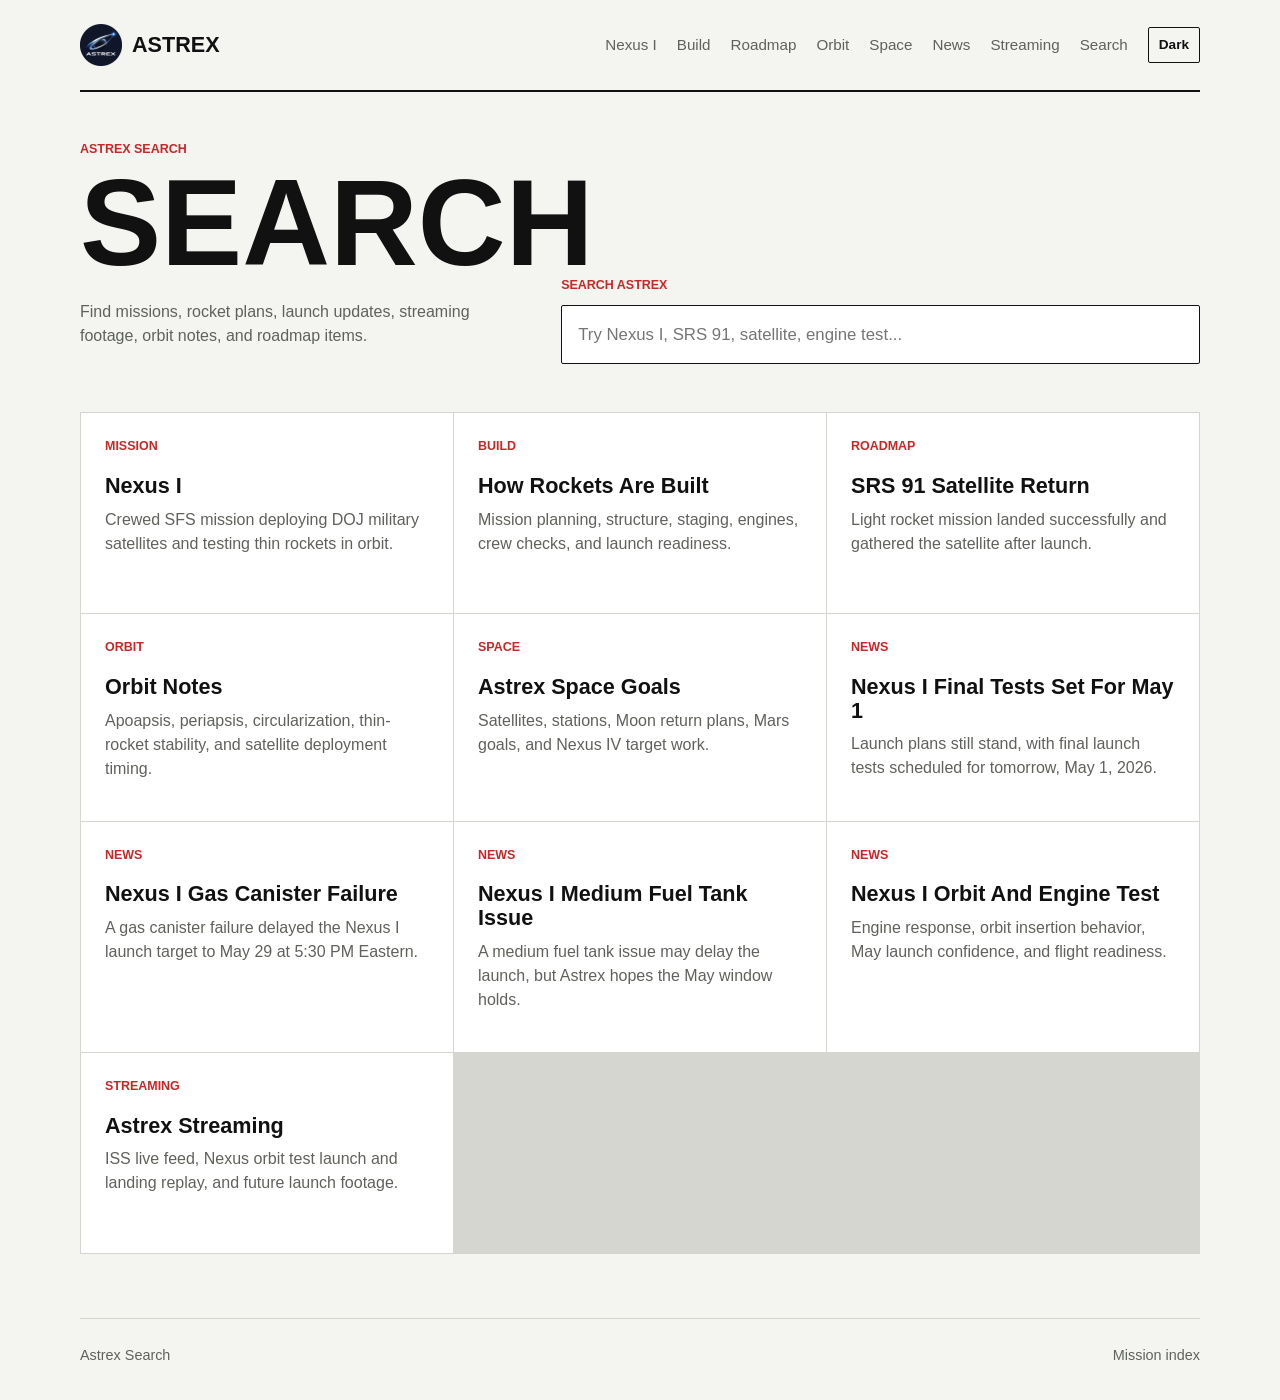
<file: pages/search.html>
<!DOCTYPE html>
<html lang="en">
<head>
    <meta charset="UTF-8">
    <meta name="viewport" content="width=device-width, initial-scale=1.0">
    <title>Astrex | Search</title>
    <link rel="stylesheet" href="../styles.css">
</head>
<body>
    <header class="site-header">
        <a class="brand" href="../index.html">
            <img class="brand-logo" src="../assets/images/astrex-logo-clear.png" alt="Astrex logo">
            <span>Astrex</span>
        </a>
        <nav class="nav-links" aria-label="Main navigation">
            <a href="../index.html">Nexus I</a>
            <a href="build.html">Build</a>
            <a href="roadmap.html">Roadmap</a>
            <a href="orbit.html">Orbit</a>
            <a href="space.html">Space</a>
            <a href="news.html">News</a>
            <a href="streaming.html">Streaming</a>
            <a href="search.html">Search</a>
            <button class="theme-toggle" type="button" aria-label="Toggle dark mode">Dark</button>
        </nav>
    </header>

    <main>
        <section class="search-hero">
            <div>
                <p class="kicker">Astrex Search</p>
                <h1>Search</h1>
                <p>
                    Find missions, rocket plans, launch updates, streaming footage, orbit notes, and roadmap items.
                </p>
            </div>
            <form class="search-form" role="search">
                <label for="site-search">Search Astrex</label>
                <input id="site-search" type="search" placeholder="Try Nexus I, SRS 91, satellite, engine test..." autocomplete="off">
            </form>
        </section>

        <section class="search-results" id="search-results" aria-live="polite"></section>
    </main>

    <footer class="site-footer">
        <span>Astrex Search</span>
        <span>Mission index</span>
    </footer>
    <script src="../script.js"></script>
</body>
</html>
</file>
<file: styles.css>
:root {
    --page: #f4f4f1;
    --ink: #111;
    --muted: #5f625c;
    --line: #d6d6d0;
    --panel: #fff;
    --accent: #c62828;
    --max-width: 1120px;
}

body.dark-mode {
    --page: #0c0d0f;
    --ink: #f4f4f1;
    --muted: #b7b9b4;
    --line: #34383d;
    --panel: #171a1f;
    --accent: #ff4d4d;
}

* {
    box-sizing: border-box;
}

html {
    scroll-behavior: smooth;
}

body {
    margin: 0;
    min-height: 100vh;
    background: var(--page);
    color: var(--ink);
    font-family: Arial, Helvetica, sans-serif;
    line-height: 1.5;
}

a {
    color: inherit;
    text-decoration: none;
}

img {
    display: block;
    width: 100%;
}

.site-header {
    display: flex;
    align-items: center;
    justify-content: space-between;
    gap: 24px;
    width: min(100% - 32px, var(--max-width));
    margin: 0 auto;
    padding: 24px 0;
    border-bottom: 1px solid var(--ink);
}

.brand {
    display: flex;
    align-items: center;
    gap: 10px;
    font-size: 1.35rem;
    font-weight: 800;
    text-transform: uppercase;
}

.brand-logo {
    width: 42px;
    height: 42px;
    object-fit: contain;
}

.nav-links {
    display: flex;
    align-items: center;
    gap: 20px;
    color: var(--muted);
    font-size: 0.95rem;
}

.theme-toggle {
    padding: 7px 10px;
    border: 1px solid var(--ink);
    border-radius: 2px;
    background: transparent;
    color: var(--ink);
    cursor: pointer;
    font: inherit;
    font-size: 0.85rem;
    font-weight: 800;
}

.theme-toggle:hover {
    background: var(--ink);
    color: var(--page);
}

.nav-links a:hover,
.text-link:hover {
    color: var(--accent);
}

main {
    width: min(100% - 32px, var(--max-width));
    margin: 0 auto;
}

.countdown-band {
    display: grid;
    grid-template-columns: minmax(0, 0.6fr) minmax(0, 1fr);
    gap: 24px;
    align-items: center;
    padding: 22px 0;
    border-bottom: 1px solid var(--ink);
}

.countdown-band strong {
    display: block;
    font-size: clamp(1.3rem, 3vw, 2.2rem);
    line-height: 1;
    text-transform: uppercase;
}

.countdown-clock {
    display: grid;
    grid-template-columns: repeat(4, minmax(0, 1fr));
    gap: 1px;
    background: var(--line);
    border: 1px solid var(--line);
}

.countdown-clock span {
    min-height: 82px;
    padding: 14px;
    background: var(--panel);
    color: var(--muted);
    font-size: 0.78rem;
    font-weight: 800;
    text-transform: uppercase;
}

.countdown-clock b {
    display: block;
    color: var(--ink);
    font-size: clamp(1.6rem, 4vw, 3rem);
    line-height: 1;
}

.countdown-clock.launched {
    grid-template-columns: 1fr;
}

.hero {
    display: grid;
    grid-template-columns: minmax(260px, 0.58fr) minmax(0, 1fr);
    gap: 36px;
    align-items: end;
    min-height: 560px;
    padding: 46px 0;
    border-bottom: 1px solid var(--line);
}

.hero-copy {
    padding-bottom: 22px;
}

.kicker,
.label {
    display: block;
    margin: 0 0 10px;
    color: var(--accent);
    font-size: 0.78rem;
    font-weight: 800;
    text-transform: uppercase;
}

h1,
h2,
h3,
p {
    margin-top: 0;
}

h1 {
    margin-bottom: 22px;
    max-width: 5.6ch;
    font-size: clamp(4.4rem, 9.5vw, 7.7rem);
    line-height: 0.9;
    letter-spacing: 0;
    text-transform: uppercase;
}

h2 {
    margin-bottom: 12px;
    font-size: clamp(1.8rem, 4vw, 3.8rem);
    line-height: 1;
    letter-spacing: 0;
}

h3 {
    margin-bottom: 10px;
    font-size: 1.4rem;
}

h3,
p {
    margin-top: 0;
}

p {
    color: var(--muted);
    font-size: 1rem;
}

.hero-copy p {
    max-width: 460px;
    font-size: 1.12rem;
}

.text-link {
    display: inline-block;
    margin-top: 12px;
    border-bottom: 2px solid currentColor;
    font-weight: 800;
}

figure {
    margin: 0;
}

figcaption {
    margin-top: 8px;
    color: var(--muted);
    font-size: 0.78rem;
}

.hero-media img {
    height: min(58vh, 540px);
    min-height: 340px;
    object-fit: cover;
}

.mission-grid {
    display: grid;
    grid-template-columns: repeat(4, minmax(0, 1fr));
    gap: 1px;
    margin: 42px 0;
    background: var(--line);
    border: 1px solid var(--line);
}

.roadmap-status {
    padding: 18px;
    background: var(--panel);
    border: 1px solid var(--line);
}

.roadmap-status span {
    display: block;
    margin-bottom: 10px;
    color: var(--accent);
    font-size: 0.78rem;
    font-weight: 800;
    text-transform: uppercase;
}

.roadmap-status strong {
    display: block;
    margin-bottom: 8px;
    font-size: clamp(1.4rem, 3vw, 2.4rem);
    line-height: 1;
}

.roadmap-status p {
    margin: 0;
}

.mission-grid article {
    min-height: 270px;
    padding: 28px;
    background: var(--panel);
}

.mission-grid h2 {
    font-size: 1.45rem;
}

.breaking-card .text-link {
    margin-top: 4px;
}

.spec-panel,
.feature-row,
.page-links,
.info-hero,
.info-section,
.video-panel,
.mission-video,
.build-article,
.search-hero,
.news-article {
    border-top: 1px solid var(--ink);
}

.spec-panel {
    display: grid;
    grid-template-columns: minmax(0, 0.7fr) minmax(0, 1fr);
    gap: 32px;
    padding: 42px 0;
}

.spec-list,
.plan-list {
    display: grid;
    gap: 0;
    margin: 0;
}

.spec-list div {
    display: grid;
    grid-template-columns: 150px minmax(0, 1fr);
    gap: 20px;
    padding: 16px 0;
    border-bottom: 1px solid var(--line);
}

dt {
    color: var(--muted);
    font-size: 0.86rem;
    text-transform: uppercase;
}

dd {
    margin: 0;
    font-weight: 800;
}

.plan-list {
    border-top: 1px solid var(--line);
}

.plan-list article {
    display: grid;
    grid-template-columns: 130px minmax(0, 1fr);
    gap: 20px;
    padding: 18px 0;
    border-bottom: 1px solid var(--line);
}

.plan-list span {
    color: var(--accent);
    font-size: 0.84rem;
    font-weight: 800;
    text-transform: uppercase;
}

.plan-list p {
    margin: 0;
    color: var(--ink);
    font-weight: 700;
}

.feature-row {
    display: grid;
    grid-template-columns: minmax(0, 1fr) minmax(0, 0.8fr);
    gap: 34px;
    align-items: center;
    padding: 46px 0;
}

.feature-row img {
    max-height: 520px;
    object-fit: cover;
}

.button {
    display: inline-block;
    margin-top: 12px;
    padding: 12px 18px;
    border: 1px solid var(--ink);
    border-radius: 2px;
    background: var(--ink);
    color: var(--page);
    font-weight: 800;
}

.button:hover {
    background: var(--accent);
    border-color: var(--accent);
    color: #fff;
}

.page-links {
    display: grid;
    grid-template-columns: repeat(4, minmax(0, 1fr));
    gap: 1px;
    margin-bottom: 60px;
    background: var(--line);
    border-bottom: 1px solid var(--line);
}

.page-links a {
    min-height: 180px;
    padding: 26px;
    background: var(--panel);
}

.page-links span {
    display: block;
    color: var(--accent);
    font-size: 0.8rem;
    font-weight: 800;
    text-transform: uppercase;
}

.page-links strong {
    display: block;
    max-width: 420px;
    margin-top: 24px;
    font-size: 1.45rem;
    line-height: 1.1;
}

.site-footer {
    display: flex;
    justify-content: space-between;
    gap: 20px;
    width: min(100% - 32px, var(--max-width));
    margin: 0 auto;
    padding: 26px 0 34px;
    border-top: 1px solid var(--line);
    color: var(--muted);
    font-size: 0.9rem;
}

.info-hero {
    display: grid;
    grid-template-columns: minmax(0, 0.85fr) minmax(0, 1fr);
    gap: 42px;
    align-items: end;
    padding: 48px 0;
}

.info-hero h1 {
    font-size: clamp(4.5rem, 13vw, 9rem);
}

.info-hero img {
    height: min(58vh, 560px);
    min-height: 340px;
    object-fit: cover;
}

.info-section {
    display: grid;
    grid-template-columns: minmax(0, 0.75fr) minmax(0, 1fr);
    gap: 34px;
    padding: 40px 0;
}

.video-panel {
    display: grid;
    grid-template-columns: minmax(0, 0.72fr) minmax(0, 1.1fr);
    gap: 34px;
    align-items: center;
    padding: 40px 0;
}

.video-frame {
    position: relative;
    overflow: hidden;
    aspect-ratio: 16 / 9;
    background: #000;
}

.video-frame iframe {
    position: absolute;
    inset: 0;
    width: 100%;
    height: 100%;
    border: 0;
}

.streaming-hero {
    display: grid;
    grid-template-columns: minmax(0, 0.62fr) minmax(0, 1fr);
    gap: 34px;
    align-items: center;
    padding: 48px 0;
    border-top: 1px solid var(--ink);
}

.streaming-hero h1 {
    max-width: 7.4ch;
    font-size: clamp(3.1rem, 8vw, 6.4rem);
}

.stream-card {
    padding: 18px;
    background: var(--panel);
    border: 1px solid var(--line);
}

.stream-actions {
    display: flex;
    flex-wrap: wrap;
    gap: 12px;
    margin-top: 16px;
}

.stream-library {
    display: grid;
    grid-template-columns: repeat(4, minmax(0, 1fr));
    gap: 1px;
    margin-bottom: 64px;
    background: var(--line);
    border: 1px solid var(--line);
}

.stream-slot {
    min-height: 220px;
    padding: 24px;
    background: var(--panel);
}

.stream-slot span {
    display: block;
    margin-bottom: 28px;
    color: var(--accent);
    font-size: 0.8rem;
    font-weight: 800;
    text-transform: uppercase;
}

.stream-slot strong {
    display: block;
    margin-bottom: 10px;
    font-size: 1.35rem;
    line-height: 1.1;
}

.stream-slot p {
    margin-bottom: 0;
}

.mission-video {
    display: grid;
    grid-template-columns: minmax(0, 0.55fr) minmax(0, 1fr);
    gap: 34px;
    align-items: center;
    padding: 40px 0;
}

.roadmap-timeline {
    display: grid;
    grid-template-columns: repeat(3, minmax(0, 1fr));
    gap: 1px;
    margin-bottom: 64px;
    background: var(--line);
    border: 1px solid var(--line);
}

.roadmap-timeline article {
    min-height: 240px;
    padding: 24px;
    background: var(--panel);
}

.roadmap-timeline h2 {
    font-size: 1.45rem;
}

.search-hero {
    display: grid;
    grid-template-columns: minmax(0, 0.7fr) minmax(0, 1fr);
    gap: 34px;
    align-items: end;
    padding: 48px 0;
}

.search-form {
    display: grid;
    gap: 10px;
}

.search-form label {
    color: var(--accent);
    font-size: 0.78rem;
    font-weight: 800;
    text-transform: uppercase;
}

.search-form input {
    width: 100%;
    padding: 16px;
    border: 1px solid var(--ink);
    border-radius: 2px;
    background: var(--panel);
    color: var(--ink);
    font: inherit;
    font-size: 1.05rem;
}

.search-results {
    display: grid;
    grid-template-columns: repeat(3, minmax(0, 1fr));
    gap: 1px;
    margin-bottom: 64px;
    background: var(--line);
    border: 1px solid var(--line);
}

.search-result {
    min-height: 200px;
    padding: 24px;
    background: var(--panel);
}

.search-result span {
    display: block;
    margin-bottom: 18px;
    color: var(--accent);
    font-size: 0.78rem;
    font-weight: 800;
    text-transform: uppercase;
}

.search-result strong {
    display: block;
    margin-bottom: 10px;
    font-size: 1.35rem;
    line-height: 1.1;
}

.search-empty {
    padding: 24px;
    background: var(--panel);
}

.mission-video video {
    width: 100%;
    background: #000;
}

.info-list {
    display: grid;
    gap: 16px;
    margin: 0;
    padding: 0;
    list-style: none;
}

.info-list li {
    padding-bottom: 16px;
    border-bottom: 1px solid var(--line);
}

.info-list strong {
    display: block;
    margin-bottom: 6px;
}

.news-article {
    max-width: 860px;
    margin: 0 auto 64px;
    padding: 42px 0 0;
}

.news-label {
    display: inline-block;
    margin-bottom: 22px;
    padding: 7px 10px;
    background: var(--accent);
    color: #fff;
    font-size: 0.78rem;
    font-weight: 800;
    text-transform: uppercase;
}

.news-headline {
    max-width: 11ch;
    margin-bottom: 18px;
    font-size: clamp(3.2rem, 9vw, 7.2rem);
    line-height: 0.92;
    text-transform: none;
}

.news-deck {
    max-width: 720px;
    color: var(--ink);
    font-size: clamp(1.15rem, 3vw, 1.7rem);
    line-height: 1.25;
}

.news-meta {
    display: flex;
    flex-wrap: wrap;
    gap: 10px 18px;
    margin: 24px 0 34px;
    padding-bottom: 18px;
    border-bottom: 1px solid var(--line);
    color: var(--muted);
    font-size: 0.88rem;
}

.news-image img {
    max-height: 520px;
    object-fit: cover;
}

.article-body {
    max-width: 720px;
    margin: 34px auto 0;
}

.build-article {
    display: grid;
    grid-template-columns: minmax(0, 0.58fr) minmax(0, 1fr);
    gap: 34px;
    padding: 42px 0;
}

.build-article .article-body {
    margin-top: 0;
}

.article-body p {
    color: var(--ink);
    font-size: 1.08rem;
}

.article-body h2 {
    margin-top: 34px;
    font-size: clamp(1.7rem, 4vw, 2.8rem);
}

.article-note {
    margin-top: 34px;
    padding: 18px;
    border-left: 4px solid var(--accent);
    background: var(--panel);
    color: var(--muted);
}

@media (max-width: 820px) {
    .site-header,
    .site-footer {
        align-items: flex-start;
        flex-direction: column;
    }

    .nav-links {
        flex-wrap: wrap;
    }

    .hero,
    .countdown-band,
    .mission-grid,
    .spec-panel,
    .feature-row,
    .page-links,
    .info-hero,
    .info-section,
    .video-panel,
    .mission-video,
    .build-article,
    .search-hero,
    .search-results,
    .roadmap-timeline,
    .streaming-hero,
    .stream-library {
        grid-template-columns: 1fr;
    }

    .hero {
        min-height: auto;
        gap: 24px;
    }

    h1 {
        max-width: none;
        font-size: clamp(4.2rem, 18vw, 7rem);
    }

    .news-headline {
        max-width: none;
    }

    .streaming-hero h1 {
        max-width: none;
    }

    .countdown-clock {
        grid-template-columns: repeat(2, minmax(0, 1fr));
    }

    .mission-grid article,
    .page-links a {
        min-height: auto;
    }
}

@media (max-width: 520px) {
    main,
    .site-header,
    .site-footer {
        width: min(100% - 22px, var(--max-width));
    }

    .spec-list div {
        grid-template-columns: 1fr;
        gap: 4px;
    }

    .plan-list article,
    .countdown-band {
        grid-template-columns: 1fr;
    }
}
</file>
